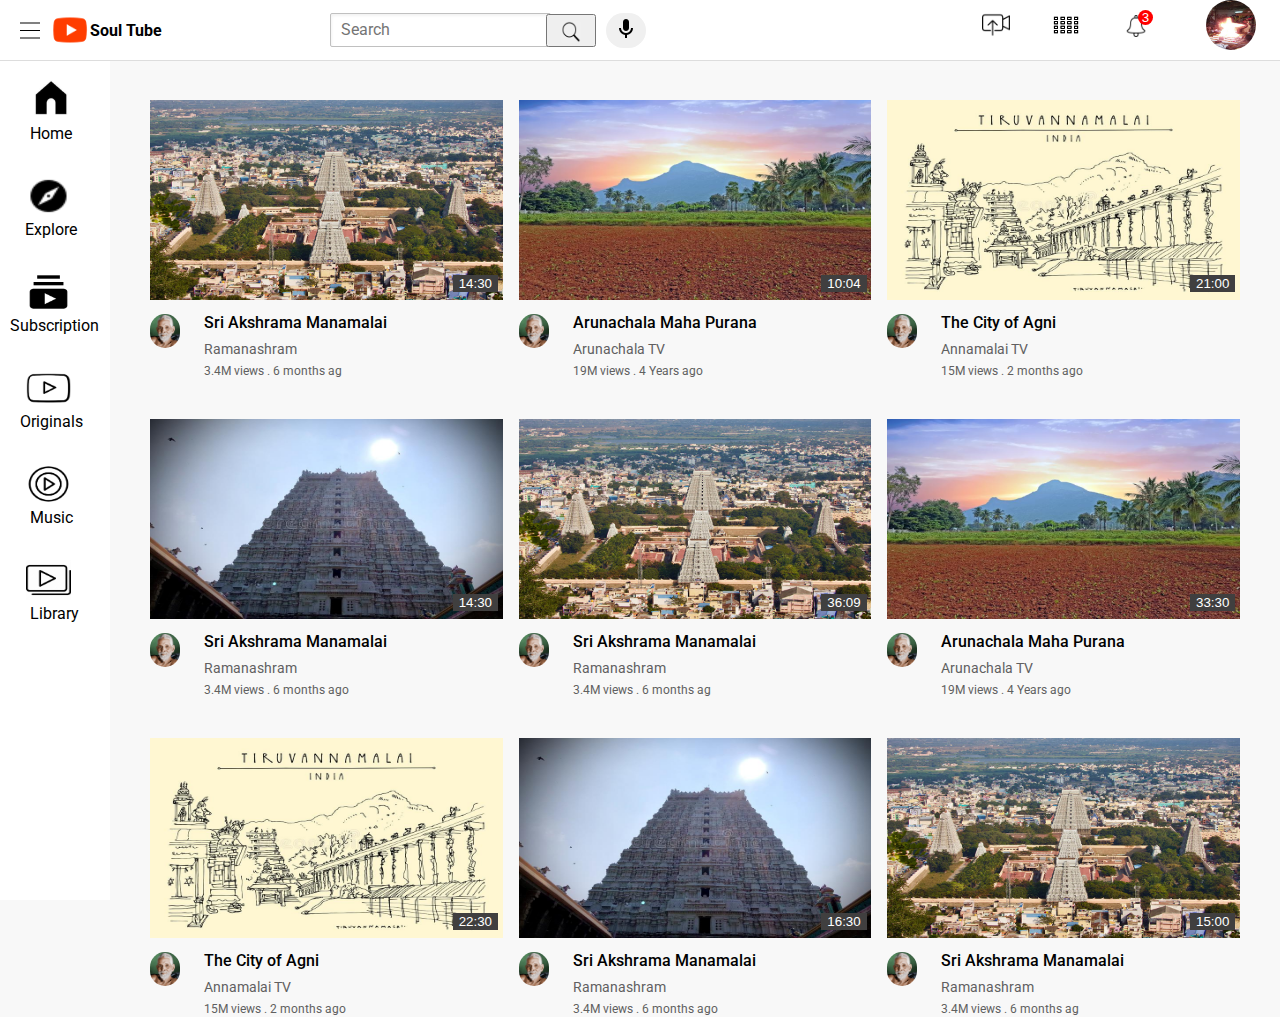
<file: project-1/index.html>
<!DOCTYPE html>
<html>
    <head>
        <title>Youtube.com Clone</title>
        <link rel="preconnect" href="https://fonts.googleapis.com">
        <link rel="preconnect" href="https://fonts.gstatic.com" crossorigin>
        <link href="https://fonts.googleapis.com/css2?family=Roboto:wght@400;500;700&display=swap" rel="stylesheet">
        <link rel="stylesheet" href="styles/general.css">
        <link rel="stylesheet" href="styles/header.css">
        <link rel="stylesheet" href="styles/video.css">
        <link rel="stylesheet" href="styles/sidebar.css">


    </head>
    <body>
        <div class="header">
            <div class="left-section">
                <img class="Menu" src="icons/icons8-menu-50.png">
                <img class="Youtube-Logo" src="icons/icons8-youtube-48.png">
                <p><strong>Soul Tube</strong></p>
            </div>
            <div class="middle-section">
                <input class="search-bar" type="text" placeholder="Search">
                <button class="Search-button">
                    <img class="search-icon" src="icons/icons8-search-50.png">
                    <div class="tool-tip">Search</div>
                </button>
                <button class="Mic-Button">
                    <img class="Mic-icon" src="icons/icons8-microphone-24.png">
                    <div class="tooltip">
                        Search with your voice
                    </div>
                </button>
            </div>
            <div class="right-section">
                <button class="upload-button">
                    <img class="upload-icon" src="icons/icons8-video-upload-32.png">
                    <div class="tooltip">
                        Upload
                    </div>
                </button>
                <button class="grid-button">
                    <img class="grid-logo" src="icons/icons8-grid-view-50.png">
                    <div class="tool--tip">
                        Options
                    </div>
                  
                </button>
                <button class="bell-button">
                    <img class="bell-logo" src="icons/icons8-notification-50.png">
                    <div class="cnt">
                        3
                    </div>
                </button>
                <img class="my-logo" src="channel-logo/thumbnail3.0.jpeg">

            </div>


        </div>
        <div class="sidebar">
            <div class="sidebar-link">
                <img src="icons/Screenshot 2023-02-25 at 1.32.40 PM.png">
                <div><p style="margin-left: 30px;">Home</p></div>
            </div>
            <div class="sidebar-link">
                <img src="icons/icons8-compass-30.png">
                <div><p style="margin-left: 25px;">Explore</p></div>
            </div>
            <div class="sidebar-link">
                <img src="icons/youtube_subscription_icon_136007.png">
                <div><p style="margin-left: 10px;">Subscription</p></div>
            </div>
            <div class="sidebar-link">
                <img src="icons/download.png">
                <div><p style="margin-left: 20px;">Originals</p></div>
            </div>
            <div class="sidebar-link">
                <img src="icons/icon.png">
                <div><p style="margin-left: 30px;">Music</p></div>
            </div>
            <div class="sidebar-link">
                <img src="icons/icon-1.png">
                <div><p style="margin-left: 30px;">Library</p></div>
            </div>


        </div>




        <div class="video-info-grid">
            <div class="video-preview">
                <div class="thumbnail-row" style="position: relative;">
                    <img class="thumbnail-1" src="thumbnails/temple.jpeg">
                    <div style="position: absolute; height: 10px; width: 20px; bottom: 0; right: 30px; margin-bottom: 20px;">
                        <button style="background-color: rgb(64, 63, 63); color: white; border: none;">
                            14:30
                        </button>
                    </div>
                </div>
                <div class="video-grid">
                    <div class="channel-picture">
                        <img class="logo-1" src="channel-logo/whatsapdp.jpeg">
                    </div>
                    <div class="video-info">
                        <p class="video-title">
                            Sri Akshrama Manamalai
                        </p>
                        <p class="video-owner">
                            Ramanashram
                        </p>
                        <p class="view-report">
                            3.4M views &#46; 6 months ag
                        </p>
        
                    </div>
                </div>
        
              
    
            </div>
            <div class="video-preview">
                <div class="thumbnail-row" style="position: relative;">
                    <img class="thumbnail-1" src="thumbnails/Arunachalam.jpeg">
                    <div style="position: absolute; height: 10px; width: 20px; bottom: 0; right: 30px; margin-bottom: 20px;">
                        <button style="background-color: rgb(64, 63, 63); color: white; border: none;"><!--In this code we are assigning timestamp of the video by keeping the thumbnail as relative and we are creating a division which is absolute to the relative division(thumbnail) and we are assigning height,width,color and position which is relative to the thumbnail-->
                            10:04
                        </button>
                    </div>
                </div>
                <div class="video-grid">
                    <div class="channel-picture">
                        <img class="logo-1" src="channel-logo/whatsapdp.jpeg">
                    </div>
                    <div class="video-info">
                        <p class="video-title">
                            Arunachala Maha Purana
                        </p>
                        <p class="video-owner">
                            Arunachala TV
                        </p>
                        <p class="view-report">
                            19M views &#46; 4 Years ago
                        </p>
        
                    </div>
                </div>
        
              
    
            </div>
            <div class="video-preview">
                <div class="thumbnail-row" style="position: relative;">
                    <img class="thumbnail-1" src="thumbnails/tiruvannamalai-tiru-tamil-nadu-india-arulmigu-arunachaleswarar-temple-annamalaiyar-shiva-temple-annamalaiyar-hill-210025680 copy.jpg">
                    <div style="position: absolute; height: 10px; width: 20px; bottom: 0; right: 30px; margin-bottom: 20px;">
                        <button style="background-color: rgb(64, 63, 63); color: white; border: none;">
                            21:00
                        </button>
                    </div>
                </div>
                <div class="video-grid">
                    <div class="channel-picture">
                        <img class="logo-1" src="channel-logo/whatsapdp.jpeg">
                    </div>
                    <div class="video-info">
                        <p class="video-title">
                            The City of Agni
                        </p>
                        <p class="video-owner">
                            Annamalai TV
                        </p>
                        <p class="view-report">
                            15M views &#46; 2 months ago
                        </p>
        
                    </div>
                </div>
             
            </div>
            <div class="video-preview">
                <div class="thumbnail-row" style="position: relative">
                    <img class="thumbnail-1" src="thumbnails/koil.jpeg">
                    <div style="position: absolute; height: 10px; width: 20px; bottom: 0; right: 30px; margin-bottom: 20px;">
                        <button style="background-color: rgb(64, 63, 63); color: white; border: none;">
                            14:30
                        </button>
                    </div>
                </div>
                <div class="video-grid">
                    <div class="channel-picture">
                        <img class="logo-1" src="channel-logo/whatsapdp.jpeg">
                    </div>
                    <div class="video-info">
                        <p class="video-title">
                            Sri Akshrama Manamalai
                        </p>
                        <p class="video-owner">
                            Ramanashram
                        </p>
                        <p class="view-report">
                            3.4M views &#46; 6 months ago
                        </p>
        
                    </div>
                </div>
            </div>
            <div class="video-preview">
                <div class="thumbnail-row" style="position: relative;">
                    <img class="thumbnail-1" src="thumbnails/temple.jpeg">
                    <div style="position: absolute; height: 10px; width: 20px; bottom: 0; right: 30px; margin-bottom: 20px;">
                        <button style="background-color: rgb(64, 63, 63); color: white; border: none;">
                            36:09
                        </button>
                    </div>
                </div>
                <div class="video-grid">
                    <div class="channel-picture">
                        <img class="logo-1" src="channel-logo/whatsapdp.jpeg">
                    </div>
                    <div class="video-info">
                        <p class="video-title">
                            Sri Akshrama Manamalai
                        </p>
                        <p class="video-owner">
                            Ramanashram
                        </p>
                        <p class="view-report">
                            3.4M views &#46; 6 months ag
                        </p>
        
                    </div>
                </div>
            </div>
            <div class="video-preview">
                <div class="thumbnail-row" style="position: relative;">
                    <img class="thumbnail-1" src="thumbnails/Arunachalam.jpeg">
                    <div style="position: absolute; height: 10px; width: 20px; bottom: 0; right: 30px; margin-bottom: 20px;">
                        <button style="background-color: rgb(64, 63, 63); color: white; border: none;">
                            33:30
                        </button>
                    </div>
                </div>
                <div class="video-grid">
                    <div class="channel-picture">
                        <img class="logo-1" src="channel-logo/whatsapdp.jpeg">
                    </div>
                    <div class="video-info">
                        <p class="video-title">
                            Arunachala Maha Purana
                        </p>
                        <p class="video-owner">
                            Arunachala TV
                        </p>
                        <p class="view-report">
                            19M views &#46; 4 Years ago
                        </p>
        
                    </div>
                </div>
            </div>
            <div class="video-preview">
                <div class="thumbnail-row" style="position: relative;">
                    <img class="thumbnail-1" src="thumbnails/tiruvannamalai-tiru-tamil-nadu-india-arulmigu-arunachaleswarar-temple-annamalaiyar-shiva-temple-annamalaiyar-hill-210025680 copy.jpg">
                    <div style="position: absolute; height: 10px; width: 20px; bottom: 0; right: 30px; margin-bottom: 20px;">
                        <button style="background-color: rgb(64, 63, 63); color: white; border: none;">
                            22:30
                        </button>
                    </div>
                </div>
                <div class="video-grid">
                    <div class="channel-picture">
                        <img class="logo-1" src="channel-logo/whatsapdp.jpeg">
                    </div>
                    <div class="video-info">
                        <p class="video-title">
                            The City of Agni
                        </p>
                        <p class="video-owner">
                            Annamalai TV
                        </p>
                        <p class="view-report">
                            15M views &#46; 2 months ago
                        </p>
        
                    </div>
                </div>
             
            </div>
            <div class="video-preview">
                <div class="thumbnail-row" style="position: relative;">
                    <img class="thumbnail-1" src="thumbnails/koil.jpeg">
                    <div style="position: absolute; height: 10px; width: 20px; bottom: 0; right: 30px; margin-bottom: 20px;">
                        <button style="background-color: rgb(64, 63, 63); color: white; border: none;">
                            16:30
                        </button>
                    </div>
                </div>
                <div class="video-grid">
                    <div class="channel-picture">
                        <img class="logo-1" src="channel-logo/whatsapdp.jpeg">
                    </div>
                    <div class="video-info">
                        <p class="video-title">
                            Sri Akshrama Manamalai
                        </p>
                        <p class="video-owner">
                            Ramanashram
                        </p>
                        <p class="view-report">
                            3.4M views &#46; 6 months ago
                        </p>
        
                    </div>
                </div>
            </div>
            <div class="video-preview">
                <div class="thumbnail-row" style="position: relative;">
                    <img class="thumbnail-1" src="thumbnails/temple.jpeg">
                    <div style="position: absolute; height: 10px; width: 20px; bottom: 0; right: 30px; margin-bottom: 20px;">
                        <button style="background-color: rgb(64, 63, 63); color: white; border: none;">
                            15:00
                        </button>
                    </div>
                </div>
                <div class="video-grid">
                    <div class="channel-picture">
                        <img class="logo-1" src="channel-logo/whatsapdp.jpeg">
                    </div>
                    <div class="video-info">
                        <p class="video-title">
                            Sri Akshrama Manamalai
                        </p>
                        <p class="video-owner">
                            Ramanashram
                        </p>
                        <p class="view-report">
                            3.4M views &#46; 6 months ag
                        </p>
        
                    </div>
                </div>
        
              
    
            </div>


          
                 
            
        </div>

        
     
    
 
        
    </body>
</html>
</file>
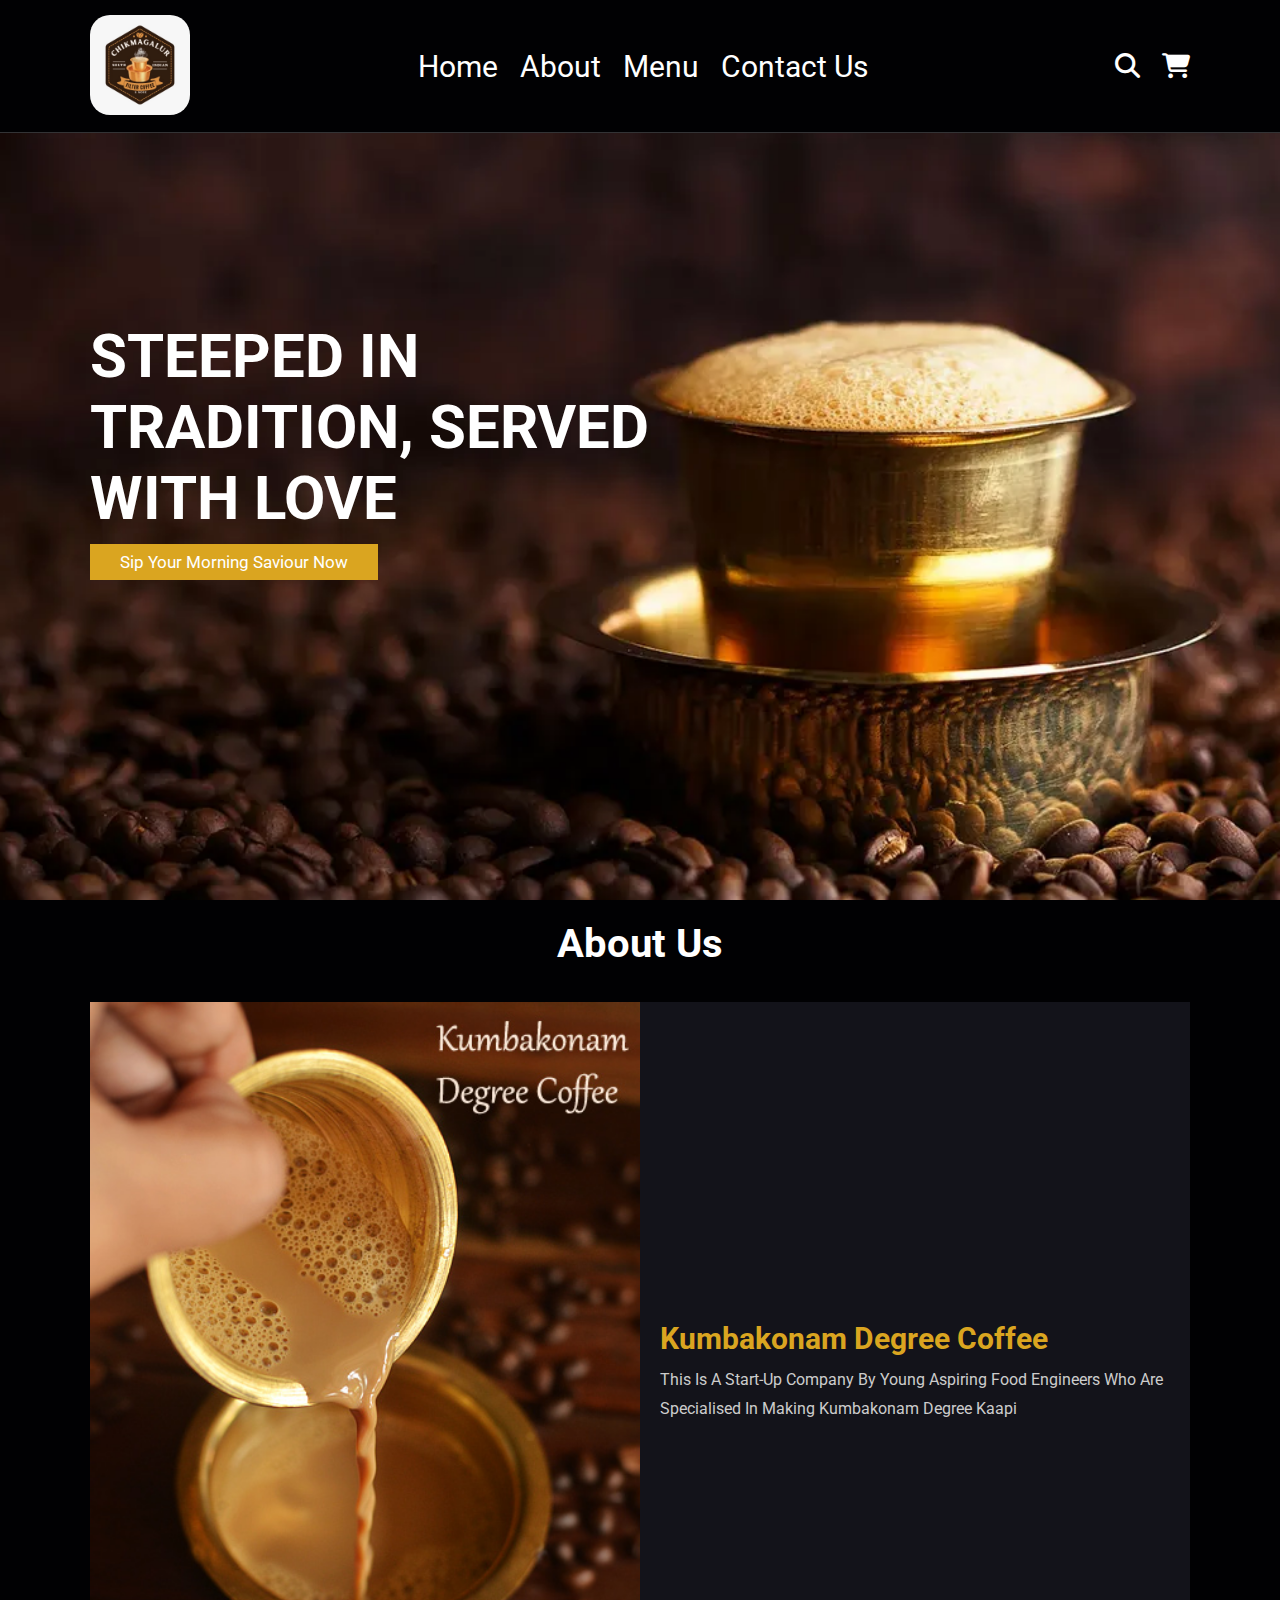
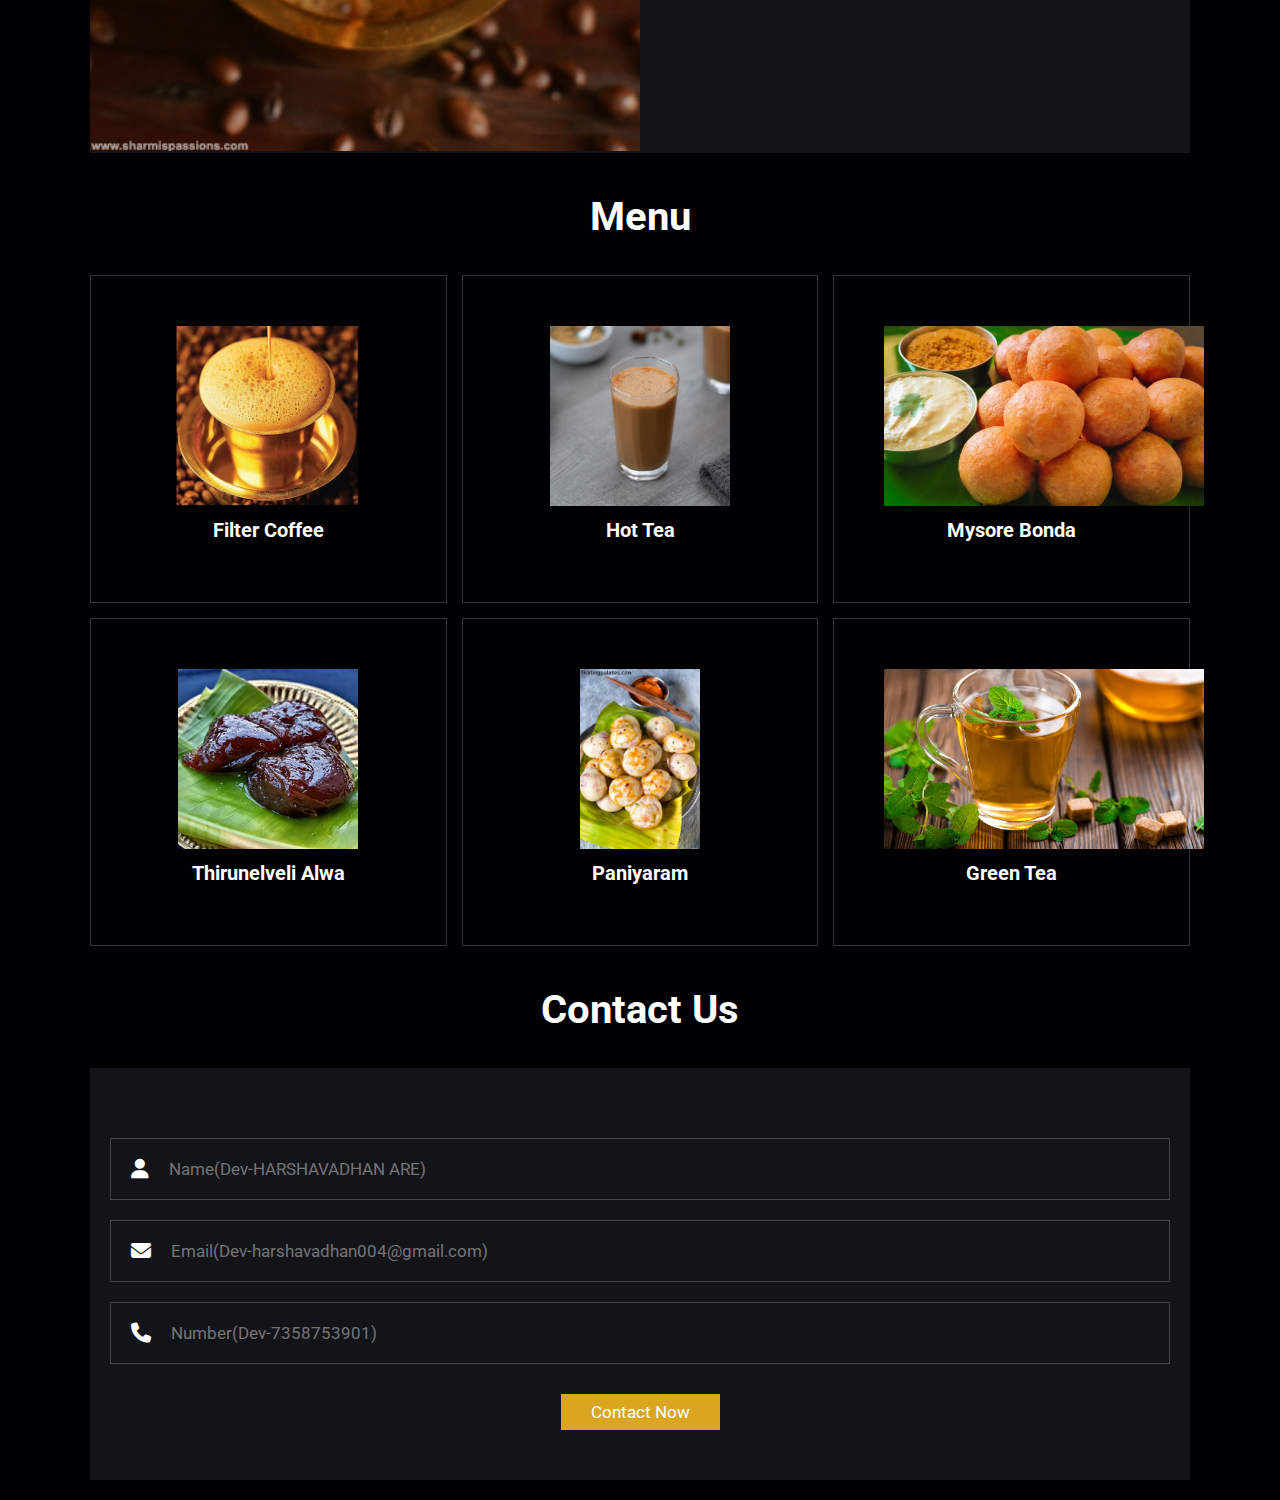
<file: Project-2/index.html>
<!DOCTYPE html>
<html>
    <head>
        <title>Buisness Website</title>
        <meta charset="UTF-8">
        <meta http-equiv="X-UA-Compatible" content="IE=edge">
        <meta name="viewport" content="width-device-width, initial-scale=1.0">
        <link rel="preconnect" href="https://fonts.googleapis.com">
        <link rel="preconnect" href="https://fonts.gstatic.com" crossorigin>
        <link href="https://fonts.googleapis.com/css2?family=Roboto:wght@400;500;700&display=swap" rel="stylesheet">
        <link rel="stylesheet" href="https://cdnjs.cloudflare.com/ajax/libs/font-awesome/6.4.2/css/all.min.css">
        <link rel="stylesheet" href="style.css">
    </head>
    <body>
        <header class="header">
            <a href="#" class="logo">
                <img src="img/6411a56f76ddbcabc864a540.jpeg" alt="">
            </a>
            <nav class="navbar">
                <a href="#home">Home</a>
                <a href="#about">About</a>
                <a href="#menu">Menu</a>
                <a href="#contact">Contact us</a>
            </nav>

            <div class="icons">
                <div class="fas fa-search" id="search-btn"></div>
                <div class="fas fa-shopping-cart" id="cart-btn"></div>
                <div class="fas fa-bars" id="menu-btn"></div>
                
            </div>
            <div class="search-form">
                <input type="search" id="search-box" pleaceholder="Search">
                <label for="search-box" class="fas fa-search"></label>
            </div>

            <div class="cart-items-container">
                <div class="cart-item">
                    <span class="fas fa-times"></span>
                    <img src="img/cart-01.webp" alt="">
                    <div class="content">
                        <h3>Vanilla Extract</h3>
                        <div class="price">₹1000/-</div>
                    </div>
                </div>
                <div class="cart-item">
                    <span class="fas fa-times"></span>
                    <img src="img/teadust.jpeg" alt="">
                    <div class="content">
                        <h3>Green Tea Packets</h3>
                        <div class="price">₹400/-</div>
                    </div>
                </div>
                <div class="cart-item">
                    <span class="fas fa-times"></span>
                    <img src="img/coffee.jpeg" alt="">
                    <div class="content">
                        <h3>Filter Coffee Extract</h3>
                        <div class="price">₹1500/-</div>
                    </div>
                </div>
                <a href="#" class="btn">Products</a>
            </div>
        </header>
        <!--Home section start chestunav-->

        <section class="home" id="home">
            <div class="content">
                <h3>Steeped in Tradition, Served with Love</h3>
                <a href="#" class="btn">Sip your Morning Saviour Now</a>
            </div>
        </section>
        <section class="about" id="about">
            <h1 class="heading"><span>About us</span></h1>
            <div class="row">
                <div class="image">
                    <img src="img/17233968188_c5b24fd7d8_o.jpg" alt="">
                </div>
                <div class="content">
                    <h3>Kumbakonam Degree Coffee</h3>
                    <p>This is a start-up company by young aspiring food engineers who are specialised in making Kumbakonam Degree Kaapi</p>
                </div>
            </div>
        </section>
        <section class="menu" id="menu">
            <h1 class="heading"><span>Menu</span></h1>
            <div class="box-container">
                <div class="box">
                    <img src="img/menu-1.jpeg" alt="">
                    <h3>Filter Coffee</h3>
                </div>
                <div class="box">
                    <img src="img/menu-2.jpeg" alt="">
                    <h3>Hot Tea</h3>
                </div>
                <div class="box">
                    <img src="img/menu-3.jpeg" alt="">
                    <h3>Mysore Bonda</h3>
                </div>
                <div class="box">
                    <img src="img/51xcsnDbyfL.jpg" alt="">
                    <h3>Thirunelveli Alwa</h3>
                </div>
                <div class="box">
                    <img src="img/menu-4.jpeg" alt="">
                    <h3>Paniyaram</h3>
                </div>
                <div class="box">
                    <img src="img/menu-6.webp" alt="">
                    <h3>Green Tea</h3>
                </div>
            </div>
        </section>

        <!--Isme Contact page hei-->
        <section class="contact" id="contact">
            <h1 class="heading"><span>Contact Us</span></h1>
            <div class="row">
                <form action="">
                    <div class="inputBox">
                        <span class="fas fa-user"></span>
                        <input type="text" placeholder="Name(Dev-HARSHAVADHAN ARE)">
                    </div>
                    <div class="inputBox">
                        <span class="fas fa-envelope"></span>
                        <input type="email" placeholder="Email(Dev-harshavadhan004@gmail.com)">
                    </div>
                    <div class="inputBox">
                        <span class="fas fa-phone"></span>
                        <input type="number" placeholder="Number(Dev-7358753901)">
                    </div>
                    <input type="submit" value="contact now" class="btn">
                </form>
            </div>
        </section>









        <script src="script.js"></script>
    </body>
</html>
</file>
<file: project-1/styles/general.css>
p {
    font-family: Roboto, Arial;/*font stacking*/
    margin-top: 0;
    margin-bottom: 0;
}
body{
    margin: 0;
    padding-top: 100px;
    padding-left: 150px;
    padding-right: 40px;
    background-color: rgb(248,248,248);
}
</file>
<file: project-1/styles/header.css>
.header{
    height: 60px;
    display: flex;
    flex-direction: row;
    justify-content: space-between;
    max-width: 100%;
    background-color: white;
    top: 0;
    left: 0;
    right: 0;
    position: fixed;
    border-bottom-width: 1px;
    border-bottom-color: rgb(221, 221, 221);
    border-bottom-style: solid;
    z-index: 100;
}
.left-section {
    display: flex;
    align-items: center;
    width: 300px;
}
.Menu{
    height: 25px;
    width: 20px;
    margin-left: 20px;

}
.Youtube-Logo{
    height: 40px;
    margin-left: 10px;
}
.middle-section {
    flex: 1;
    margin-left: 100px;
    margin-right: 30px;
    max-width: 500px;
    display: flex;
    align-items: center;
    justify-content: right;
    
}
.search-bar{
    height: 30px;
    flex: 1;
    padding-left: 10px;
    font-size: 16px;
    border-width: 1px;
    border-color: rgb(192,192,192);
    border-style: solid;
    border-radius: 2px;
    box-shadow: inset 1px 2px 3px rgba(0,0,0,0.05);
    margin-right: -5px;
    
}
.search-bar::placeholder{
    font-size: 16px;
    font-family: Roboto, Arial;
}
.Search-button {
    height: 33px;
    width:50px ;
    margin-left: -5;
    position: relative;
}
.search-icon {
    height: 22px;
    width: 20px;
    margin-top: 4px;
    background-color: rgb(240,240,240);
    border-width: 1px;
    border-radius: 2px;
    
}
.Search-button .tool-tip{
    position: absolute;
    top: 40px;
    left: 0;
    background-color: rgb(145, 145, 145);
    color: white;
    padding-top: 8px;
    padding-bottom: 8px;
    padding-left: 8px;
    padding-right: 8px;
    border-radius: 4px;
    font-size: 12px;
    opacity: 0;
    transition: opacity 0.15s;
    pointer-events: none;
}
.Search-button:hover .tool-tip {
    opacity: 1;

}
.Mic-Button {
    height: 35px;
    width: 40px;
    background-color: rgb(240,240,240);
    border: none;
    margin-left: 10px;
    border-radius: 20px;
    position: relative;
    
}
.Mic-Button .tooltip{
    position: absolute;
    top: 40px;
    left: 0;
    
    background-color: rgb(145, 145, 145);
    color: white;
    padding-top: 20px;
    padding-bottom: 20px;
    padding-left: 20px;
    padding-right: 20px;
    border-radius: 4px;
    font-size: 12px;
    opacity: 0;
    transition: opacity 0.15s;
    pointer-events: none;
    white-space: nowrap;
    transition: opacity 0.15s;
    display: flex;
}

.Mic-Button:hover .tooltip{
    opacity: 1;
}
.right-section{
    max-width: 800px;
    margin-left: 300px;
    display: flex;
    align-items: centre;
    flex: 1;
    justify-content: space-between;
    margin-right: 24px;
    flex-shrink: 0;
}
.upload-button {
    height: 30px;
    width: 20px;
    display: flex;
    margin-top: 10px;
    border: none;
    background-color: white;

}
.upload-button .tooltip{
    position: absolute;
    top: 50px;
    right: 0;
    margin-right: 320px;
    background-color: rgb(145, 145, 145);
    color: white;
    padding-top: 10px;
    padding-bottom: 10px;
    padding-left: 10px;
    padding-right: 10px;
    border-radius: 4px;
    font-size: 12px;
    opacity: 0;
    transition: opacity 0.15s;
    pointer-events: none;
    white-space: nowrap;
    transition: opacity 0.15s;
    display: flex;
}
.upload-button:hover .tooltip{
    opacity: 1;
}
.grid-logo{
    width: 30px;
    
}
.grid-button{
    width: 40px;
    height: 30px;
    margin-left: 10px;
    display: flex;
    justify-content: center;
    margin-top: 10px;
    background-color: white;
    border: none;
    margin-left: 50px;
    position: relative;

}
.grid-button .tool--tip{
    position: absolute;
    top: 50px;
    background-color: rgb(145, 145, 145);
    color: white;
    padding-top: 10px;
    padding-bottom: 10px;
    padding-left: 10px;
    padding-right: 10px;
    border-radius: 4px;
    font-size: 12px;
    opacity: 0;
    transition: opacity 0.15s;
    pointer-events: none;
    white-space: nowrap;
    transition: opacity 0.15s;
    display: flex;
}
.grid-button:hover .tool--tip {
    opacity: 1;
}
.bell-button{
    width: 40px;
    height: 35px;
    margin-top: 10px;
    border: none;
    background-color: white;
    margin-left: 30px;
    position: relative;

}
.bell-logo {
    height: 22px;
    width: 22px;

}
.cnt{
    position: absolute;
    height: 15px;
    width: 15px;
    border-radius: 10px;
    background-color: red;
    color: white;
    top: 0;
    right: 0;
    margin-right: 3px;

}
.my-logo{
    width: 50px;
    height: 50px;
    border-radius: 50px;
    margin-left: 50px;

}
</file>
<file: project-1/styles/video.css>
.thumbnail-1 {
    width: 100%;
    height: 200px;
    display: inline-block;

}


.channel-picture {
    width: 50px;
    display: inline-block;
    vertical-align: top;
    flex: 1;
}
.video-info{
    display: inline-block;
    width: 200px;
}
.logo-1 {
    width: 30px;
    border-radius: 30px;
    display: inline-block;
}
.thumbnail-row{
    margin-bottom: 10px;
}
.video-title{
    font-weight: 500;
    line-height: 15px;
    margin-bottom: 10px;
    display: inline-block;
}
.video-owner{
    font-size: 14px;
    color: rgb(96,96,96);
    margin-bottom: 4px;
    display: inline-block;
}
.view-report {
    font-size: 12px;
    color: rgb(96,96,96);
    display: inline-block;
}
.video-info-grid{
    display: grid;
    grid-template-columns: 1fr 1fr 1fr;
    column-gap: 16px;
    row-gap: 40px;
    
}
@media (max-width: 750px){
    .video-grid {
        grid-template-columns: 1fr 1fr;
    }
}
@media (min-width: 751px) and (max-width: 999px){
    .video-grid {
        grid-template-columns: 1fr 1fr 1fr;
    }
}
@media (min-width: 1000px){
    .video-grid {
        grid-template-columns: 1fr 1fr 1fr 1fr;
    }
}
</file>
<file: project-1/styles/sidebar.css>
.sidebar{
   
    background-color: white;
    left: 0;
    bottom: 0;
    width: 110px;
    top: 60px;
    position: fixed;
    align-items: center;
    border-left-width: 5px;
    border-left-color: rgb(221,221,221);
}
.sidebar-link{
    height: 95px;
    margin-bottom: 1px;
    
}
.sidebar-link:hover {
    background-color: rgb(235,235,235);
}
.sidebar-link img{
    height: 40px;
    width: 45px;
    margin-left: 26px;
    margin-top: 20px;
}
</file>
<file: Project-2/style.css>
:root{
    --main-color:goldenrod;
    --black:#13131a;
    --bg:#010103;
    --border:.1rem solid rgba(255,255,255,.2)

}

*{
    font-family: 'Roboto', sans-serif;
    margin: 0; padding: 0;
    box-sizing: border-box;
    outline: none; border: none;
    text-decoration: none;
    text-transform: capitalize;
    transition: .2s linear;
}
section{
    padding: 2rem 7%;
}
.heading{
    text-align: center;
    color:#fff;
    text-transform: uppercase;
    padding-bottom: 3.5rem;
    font-size: 4rem;
}
.btn{
    margin-top: 1rem;
    display: inline-block;
    padding: .8rem 3rem;
    font-size: 1.7rem;
    color: #fff;
    background: var(--main-color);
    cursor: pointer;

}

.btn:hover{
    letter-spacing: .2rem;
}

html{
    font-size: 62.5%;
    overflow-x: hidden;
    scroll-padding-top: 9rem;
    scroll-behavior: smooth;
}

html::-webkit-scrollbar{
    width: .8rem;
}

html::-webkit-scrollbar-track{
    background: transparent;
}

html::-webkit-scrollbar-thumb{
    background: #fff;
    border-radius: 5rem;
}
body{
    background: var(--bg);
}

.header{
    background: var(--bg);
    display: flex;
    align-items: center;
    justify-content: space-between;
    padding: 1.5rem 7%;
    border-bottom: var(--border);
    position: fixed;
    top: 0; 
    left: 0;
    right: 0;
    z-index: 1000;
}

.header .logo img{
    height: 10rem;
    border-radius: 2rem;
}

.header .navbar a{
    margin: 0 1rem;
    font-size: 3rem;
    color: #fff;
}

.header .navbar a:hover{
    color:var(--main-color);
    border-bottom: .1rem solid var(--main-color);
}

.header .icons div{
    color:#fff;
    cursor: pointer;
    font-size: 2.5rem;
    margin-left: 2rem;
}

.header .icons div:hover{
    color: var(--main-color);
}

#menu-btn{
    display: none;
}

.header .search-form{
    position: absolute;
    top: 115%;
    right: 7%;
    background: #fff;
    width: 50rem;
    height: 5rem;
    display: flex;
    align-items: center;
    transform: scaleY(0);
    transform-origin: top;
}
.header .search-form.active{
    transform: scaleY(1);
}

.header .search-form input{
    height: 100%;
    width: 100%;
    font-size: 1.6rem;
    color: var(--black);
    padding: 1rem;
    text-transform: none;
}

.header .search-form label{
    cursor: pointer;
    font-size: 2.2rem;
    margin-right: 1.5rem;
    color: var(--black);
}

.header .search-form label:hover{
    color: var(--main-color);
}

.header .cart-items-container{
    position: absolute;
    top: 100%;
    right: -100% ;
    height: calc(100vh - 9.5rem);
    width: 35rem;
    background: #fff;
    padding: 0 1.5rem;
}
.header .cart-items-container.active{
    right: 0;

}
.header .cart-items-container .cart-item{
    position: relative;
    margin: 2rem 0;
    display: flex;
    align-items: center;
    gap: 1.5rem;
}

.header .cart-items-container .cart-item .fa-times{
    position: absolute;
    top: 1rem;
    right: 1rem;
    font-size: 2rem;
    cursor: pointer;
    color: var(--black);
}

.header .cart-items-container .cart-item img{
    height: 7rem;

}

.header .cart-items-container .cart-item .content h3{
    font-size: 2rem;
    color: var(--black);
    padding-bottom: .5rem;
}

.header .cart-items-container .cart-item .content .price{
    font-size: 1.5rem;
    color: var(--main-color);
}

.header .cart-items-container .btn{
    width: 100%;
    text-align: center;
}

.home{
    min-height: 100vh;
    display: flex;
    align-items: center;
    background:url(img/south-indian-filter-coffee-1217201.jpg.webp) no-repeat;
    background-size: cover;
    background-position: center;

}
.home .content{
    max-width: 60rem;

}
.home .content h3{
    font-size: 6rem;
    text-transform: uppercase;
    color: #fff;
}

.about .row{
    display: flex;
    align-items: center;
    background: var(--black);
    flex-wrap: wrap;
}

.about .row .image{
    flex:1 1 45rem;
}

.about .row .image img{
    width: 100%;
    height: 80%;
}
.about .row .content{
    flex:1 1 45rem;
    padding: 2rem;
}

.about .row .content h3{
    font-size: 3rem;
    color: var(--main-color);
}

.about .row .content p{
    font-size: 1.6rem;
    color: #ccc;
    padding: 1rem 0;
    line-height: 1.8;
}

.menu .box-container{
    display: grid;
    grid-template-columns: repeat(auto-fit, minmax(30rem, 1fr));
    gap: 1.5rem;
}

.menu .box-container .box{
    padding: 5rem;
    text-align: center;
    border: var(--border);
}

.menu .box-container .box img{
    height: 18rem;
}
.menu .box-container .box h3{
    color: #fff;
    font-size: 2rem;
    padding: 1rem 0;
}

.menu .box-container .box:hover{
    background: #fff;
}

.menu .box-container .box:hover > *{
    color: var(--black);
}

.contact .row{
    display: flex;
    align-items: center;
    background: var(--black);
    flex-wrap: wrap;
    gap: 1rem;
}

.contact .row form{
    flex: 1 1 45rem;
    padding: 5rem 2rem;
    text-align: center;
}

.contact .row form h3{
    text-transform: uppercase;
    font-size: 3.5rem;
    color: #fff;
}

.contact .row form .inputBox{
    display: flex;
    align-items: center;
    margin-top: 2rem;
    margin-bottom: 2rem;
    background: var(--black);
    border: var(--border);
}

.contact .row form .inputBox span{
    color: #fff;
    font-size: 2rem;
    padding-left: 2rem;
}


.contact .row form .inputBox input{
    width: 100%;
    padding: 2rem;
    font-size: 1.7rem;
    color: #fff;
    text-transform: none;
    background: none;
}























@media (max-width:991px)
{
    html{
        font-size: 55%;
    }

    .header{
        padding: 1.5rem 2rem;
    }
    section{
        padding: 2rem;
    }
}

@media (max-width:768px)
{
    #menu-btn{
        display: inline-block;
    }

    .header .navbar{
        position: absolute;
        top: 100%; right: -100%;
        background:#fff;
        width: 30rem;
        height: calc(100vh - 9.5rem);
    }
    .header .navbar.active{
        right: 0%;
    }

    .header .navbar a{
        color: var(--black);
        display: block;
        margin: 1.5rem;
        padding: .5rem;
        font-size: 2rem;
    }

    .header .search-form{
        width: 90%;
        right: 2rem;

    }

    .home{
        background-position: left;
        justify-content: center;
    }

    .home .content h3{
        font-size: 4.5rem;

    }
}

@media (max-width:450px){
    html{
        font-size:50% ;
    }
}
</file>
